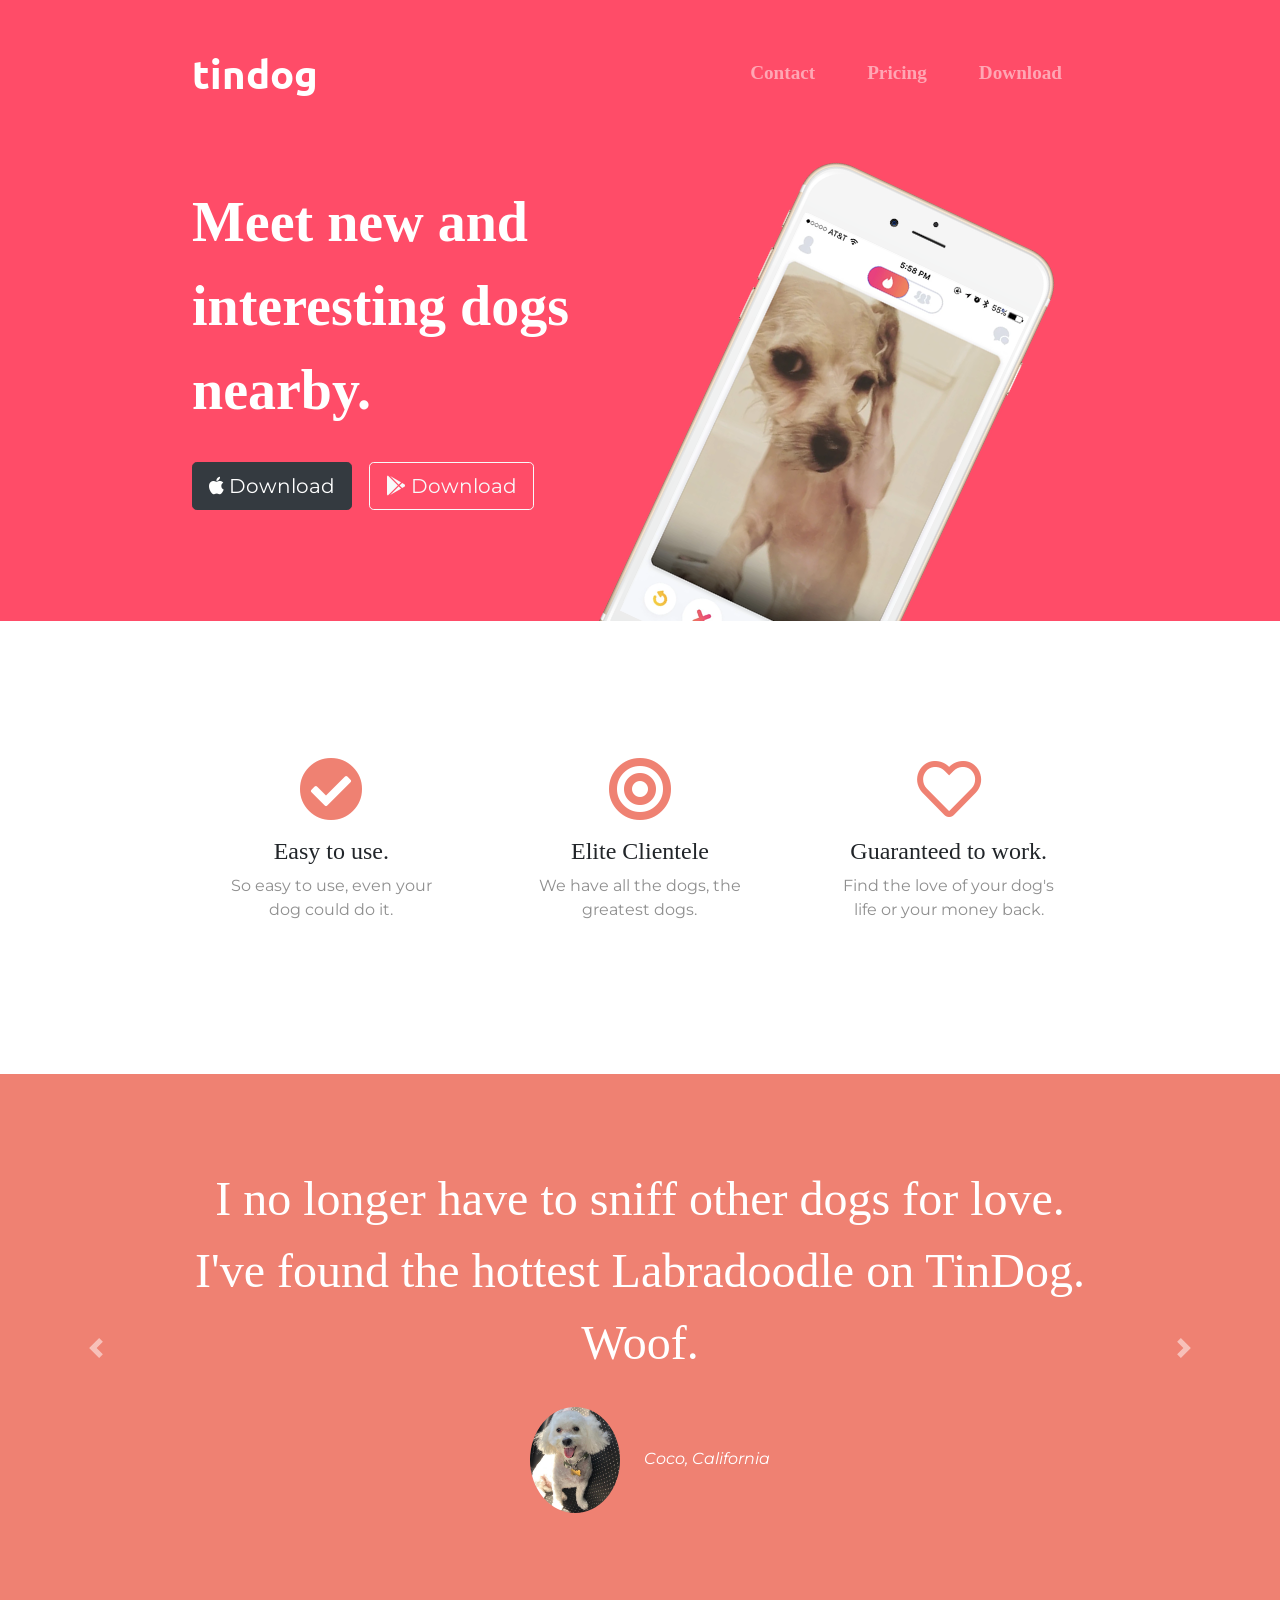
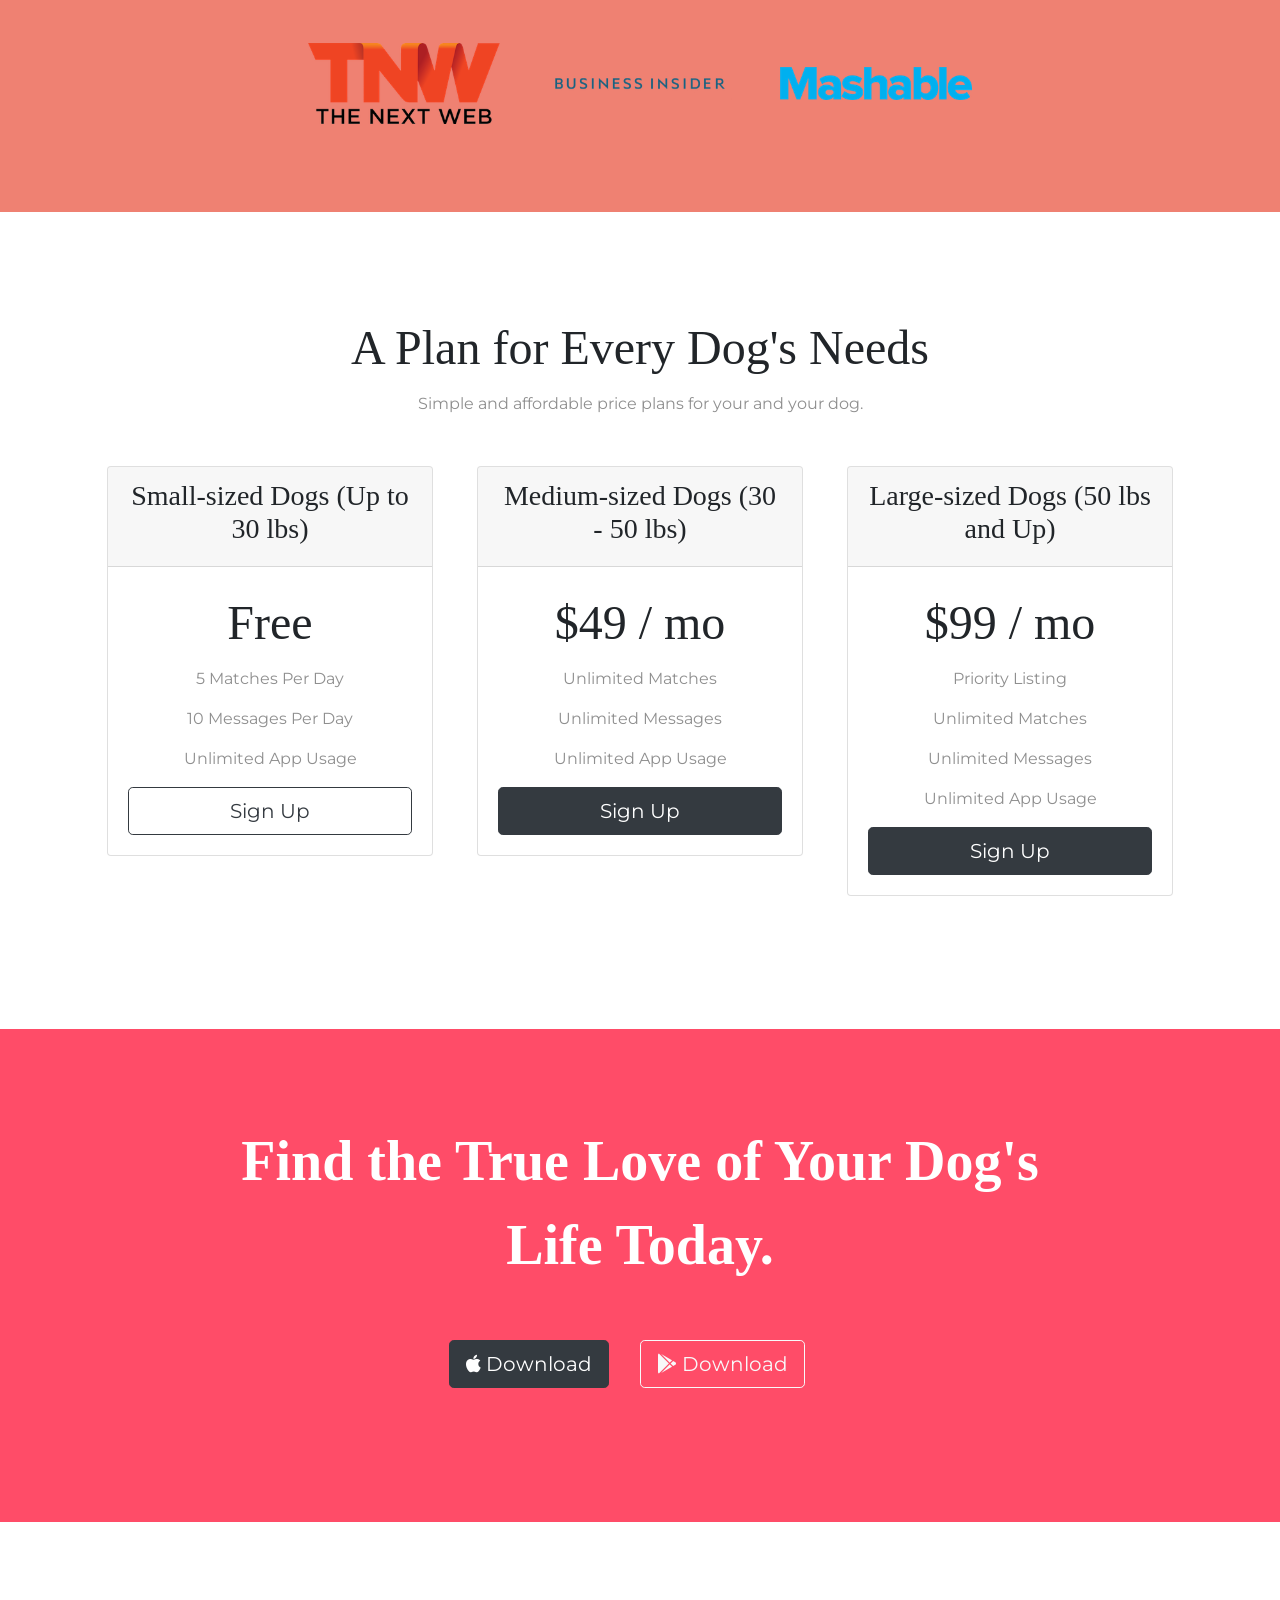
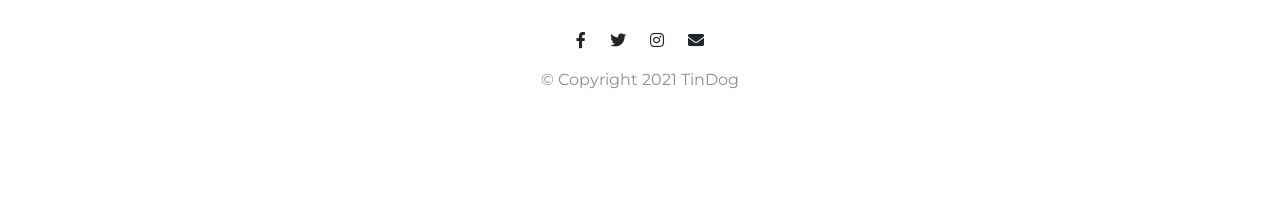
<file: index.html>
<!DOCTYPE html>
<html>

<head>
  <meta charset="utf-8">
  <title>TinDog</title>

  <!--   Google Fonts -->
  <link
    href="https://fonts.googleapis.com/css2?family=Montserrat:wght@100;300;400;500;900&family=Ubuntu:wght@300;400;700&display=swap"
    rel="stylesheet">


  <!--   CSS Stylesheets -->

  <link rel="stylesheet" href="https://stackpath.bootstrapcdn.com/bootstrap/4.3.1/css/bootstrap.min.css"
    integrity="sha384-ggOyR0iXCbMQv3Xipma34MD+dH/1fQ784/j6cY/iJTQUOhcWr7x9JvoRxT2MZw1T" crossorigin="anonymous">

  <link rel="stylesheet" href="css/styles.css">



  <!--  Font Awesome -->

  <link rel="stylesheet" href="https://use.fontawesome.com/releases/v5.15.3/css/all.css"
    integrity="sha384-SZXxX4whJ79/gErwcOYf+zWLeJdY/qpuqC4cAa9rOGUstPomtqpuNWT9wdPEn2fk" crossorigin="anonymous">


  <!--  Botstrap Scripts -->

  <script src="https://code.jquery.com/jquery-3.3.1.slim.min.js"
    integrity="sha384-q8i/X+965DzO0rT7abK41JStQIAqVgRVzpbzo5smXKp4YfRvH+8abtTE1Pi6jizo" crossorigin="anonymous">
  </script>
  <script src="https://cdnjs.cloudflare.com/ajax/libs/popper.js/1.14.7/umd/popper.min.js"
    integrity="sha384-UO2eT0CpHqdSJQ6hJty5KVphtPhzWj9WO1clHTMGa3JDZwrnQq4sF86dIHNDz0W1" crossorigin="anonymous">
  </script>
  <script src="https://stackpath.bootstrapcdn.com/bootstrap/4.3.1/js/bootstrap.min.js"
    integrity="sha384-JjSmVgyd0p3pXB1rRibZUAYoIIy6OrQ6VrjIEaFf/nJGzIxFDsf4x0xIM+B07jRM" crossorigin="anonymous">
  </script>


</head>

<body>

  <section class="colored-section" id="title">

    <div class="container-fluid">

      <!-- Nav Bar -->

      <nav class="navbar navbar-expand-lg navbar-dark">

        <a class="navbar-brand" href="">tindog</a>
        <button class="navbar-toggler" type="button" data-toggle="collapse" data-target="#navbarSupportedContent"
          aria-controls="navbarSupportedContent" aria-expanded="false" aria-label="Toggle navigation">
          <span class="navbar-toggler-icon"></span>
        </button>
        <div class="collapse navbar-collapse" id="navbarSupportedContent">
          <ul class="navbar-nav ml-auto">
            <li class="nav-item">
              <a class="nav-link" href="#footer">Contact</a>
            </li>
            <li class="nav-item">
              <a class="nav-link" href="#pricing">Pricing</a>
            </li>
            <li class="nav-item">
              <a class="nav-link" href="#cta">Download</a>
            </li>
          </ul>
        </div>
      </nav>


      <!-- Title -->

      <div class="row">
        <div class="col-lg-6">
          <h1 class="big-heading">Meet new and interesting dogs nearby.</h1>

          <button type="button" class="btn btn-dark btn-lg download-button"><i class="fab fa-apple"></i>
            Download</button>

          <button type="button" class="btn btn-outline-light btn-lg download-button"><i class="fab fa-google-play"></i>
            Download</button>

        </div>

        <div class="col-lg-6">
          <img class="title-image" src=" images/iphone6.png" alt="iphone-mockup">
        </div>

      </div>

    </div>


  </section>


  <!-- Features -->

  <section class="white-section" id="features">

    <div class="container-fluid">


      <div class="row">
        <div class="feature-box col-lg-4">
          <i class="icon fas fa-check-circle fa-4x"></i>
          <h3 class="feature-title">Easy to use.</h3>
          <p>So easy to use, even your dog could do it.</p>
        </div>

        <div class="feature-box col-lg-4">
          <i class="icon fas fa-bullseye fa-4x"></i>
          <h3 class="feature-title">Elite Clientele</h3>
          <p>We have all the dogs, the greatest dogs.</p>
        </div>

        <div class="feature-box col-lg-4">
          <i class="icon far fa-heart fa-4x"></i>
          <h3 class="feature-title">Guaranteed to work.</h3>
          <p>Find the love of your dog's life or your money back.</p>
        </div>

      </div>
  </section>


  <!-- Testimonials -->

  <section class="colored-section" id="testimonials">

    <div id="testimonial-carousel" class="carousel slide" data-ride="false">
      <div class="carousel-inner">

        <div class="carousel-item active container-fluid">
          <h2 class="testimonial-text">I no longer have to sniff other dogs for love. I've found the hottest Labradoodle
            on TinDog. Woof.</h2>
          <img class="testimonial-image" src="images/coco-img.jpg" alt="dog-profile">
          <em>Coco, California</em>
        </div>

        <div class="carousel-item container-fluid">
          <h2 class="testimonial-text">I used to be so lonely, but with TinDog's help, I found so many hunnies.</h2>
          <img class="testimonial-image" src="images/julius-img.jpg" alt="julius-profile">
          <em>Julius, Texas</em>
        </div>

        <div class="carousel-item container-fluid">
          <h2 class="testimonial-text">I thought I was too old to find love, but with TinDog's help, I found the one.
          </h2>
          <img class="testimonial-image" src="images/felix-img.jpg" alt="felix-profile">
          <em>Felix, New York</em>
        </div>

        <div class="carousel-item container-fluid">
          <h2 class="testimonial-text">I was looking for someone to chill with. Found that.
          </h2>
          <img class="testimonial-image" src="images/romeo-img.jpg" alt="romeo-profile">
          <em>Romeo, Arizona</em>
        </div>

      </div>

      <a class="carousel-control-prev" href="#testimonial-carousel" role="button" data-slide="prev">
        <span class="carousel-control-prev-icon" aria-hidden="true"></span>
        <span class="sr-only">Previous</span>
      </a>
      <a class="carousel-control-next" href="#testimonial-carousel" role="button" data-slide="next">
        <span class="carousel-control-next-icon" aria-hidden="true"></span>
        <span class="sr-only">Next</span>
      </a>
    </div>

  </section>


  <!-- Press -->

  <section class="colored-section" id="press">
    <img class="press-logo" src="images/tnw.png" alt="tnw-logo">
    <img class="press-logo" src="images/bizinsider.png" alt="biz-insider-logo">
    <img class="press-logo" src="images/mashable.png" alt="mashable-logo">

  </section>


  <!-- Pricing -->

  <section class="white-section" id="pricing">

    <h2 class="section-heading">A Plan for Every Dog's Needs</h2>
    <p>Simple and affordable price plans for your and your dog.</p>

    <div class="row">

      <div class="pricing-column col-lg-4 col-md-6">
        <div class="card">
          <div class="card-header">
            <h3>Small-sized Dogs (Up to 30 lbs)</h3>
          </div>
          <div class="card-body">
            <h2 class="price-text">Free</h2>
            <p>5 Matches Per Day</p>
            <p>10 Messages Per Day</p>
            <p>Unlimited App Usage</p>
            <button class="btn btn-lg btn-block btn-outline-dark" type="button">Sign Up</button>
          </div>
        </div>
      </div>

      <div class="pricing-column col-lg-4 col-md-6">
        <div class="card">
          <div class="card-header">
            <h3>Medium-sized Dogs (30 - 50 lbs)</h3>
          </div>
          <div class="card-body">
            <h2 class="price-text">$49 / mo</h2>
            <p>Unlimited Matches</p>
            <p>Unlimited Messages</p>
            <p>Unlimited App Usage</p>
            <button class="btn btn-lg btn-block btn-dark" type="button">Sign Up</button>
          </div>
        </div>
      </div>

      <div class="pricing-column col-lg-4">
        <div class="card">
          <div class="card-header">
            <h3>Large-sized Dogs (50 lbs and Up)</h3>
          </div>
          <div class="card-body">
            <h2 class="price-text">$99 / mo</h2>
            <p>Priority Listing</p>
            <p>Unlimited Matches</p>
            <p>Unlimited Messages</p>
            <p>Unlimited App Usage</p>
            <button class="btn btn-lg btn-block btn-dark" type="button">Sign Up</button>

          </div>
        </div>
      </div>


    </div>

  </section>

  <!-- Call to Action -->

  <section class="colored-section" id="cta">

    <div class="container-fluid">

      <h3 class="big-heading">Find the True Love of Your Dog's Life Today.</h3>
      <button class="download-button btn btn-lg btn-dark" type="button"><i class="fab fa-apple"></i> Download</button>
      <button class="btn btn-outline-light btn-lg download-button" type="button"><i class="fab fa-google-play"></i>
        Download</button>
    </div>
  </section>


  <!-- Footer -->
  <footer class="white-section" id="footer">
    <div class="container-fluid">
      <i class="social-icon fab fa-facebook-f"></i>
      <i class="social-icon fab fa-twitter"></i>
      <i class="social-icon fab fa-instagram"></i>
      <i class="social-icon fas fa-envelope"></i>
      <p>© Copyright 2021 TinDog</p>
    </div>
  </footer>

</body>

</html>
</file>
<file: css/styles.css>
/* Body Section */

body {
  font-family: "Montserrat";
  text-align: center;
}

h1,
h2,
h3,
h4,
h5,
h6 {
  font-family: "Montserrat-Bold";
}

p {
  color: #8f8f8f;
}

/* Headings */

.big-heading {
  font-family: "Montserrat-Black";
  font-size: 3.5rem;
  line-height: 1.5;
  font-weight: 900;
}

.section-heading {
  font-size: 3rem;
  line-height: 1.5;
}

/*  Containers */

.container-fluid {
  padding: 7% 15%;
}

/* Sections */

.colored-section {
  background-color: #ff4c68;
  color: #fff;
}

.white-section {
  background-color: #fff;
}

/* Title Section */

#title {
  background-color: #ff4c68;
  color: #fff;
  text-align: left;
}

#title .container-fluid {
  padding: 3% 15% 7%;
}

/* Navigation Bar */

.navbar {
  padding: 0 0 4.5rem;
}

.navbar-brand {
  font-family: "Ubuntu";
  font-size: 2.5rem;
  font-weight: bold;
}

.nav-item {
  padding: 0 18px;
}

.nav-link {
  font-size: 1.2rem;
  font-family: "Montserrat-Light";
  font-weight: bold;
}

/* Buttons */

.download-button {
  margin: 5% 3% 5% 0;
}

/* Title Image */
.title-image {
  width: 60%;
  transform: rotate(25deg);
  position: absolute;
  right: 30%;
}

/* Features Section */

#features {
  background-color: #fff;
  position: relative;
}

.feature-title {
  font-size: 1.5rem;
}

.feature-box {
  padding: 5%;
}

.icon {
  color: #ef8172;
  margin-bottom: 1rem;
}

.icon:hover {
  color: #ff4c68;
}

/* Testimonial Section */

#testimonials {
  background-color: #ef8172;
}

.testimonial-image {
  width: 10%;
  border-radius: 100%;
  margin: 20px;
}

.testimonial-text {
  font-size: 3rem;
  line-height: 1.5;
}

/* Press Section */

#press {
  background-color: #ef8172;
  padding-bottom: 3%;
}

.press-logo {
  width: 15%;
  margin: 20px 20px 50px;
}

/* Pricing Section */
#pricing {
  padding: 100px;
}

.pricing-column {
  padding: 3% 2%;
}

.price-text {
  font-size: 3rem;
  line-height: 1.5;
}

/* Call to Action Section */
/* Footer Section */

.social-icon {
  margin: 20px 10px;
}

@media (max-width: 1028px) {
  #title {
    text-align: center;
  }

  .title-image {
    position: static;
    transform: rotate(0);
  }
}
</file>
